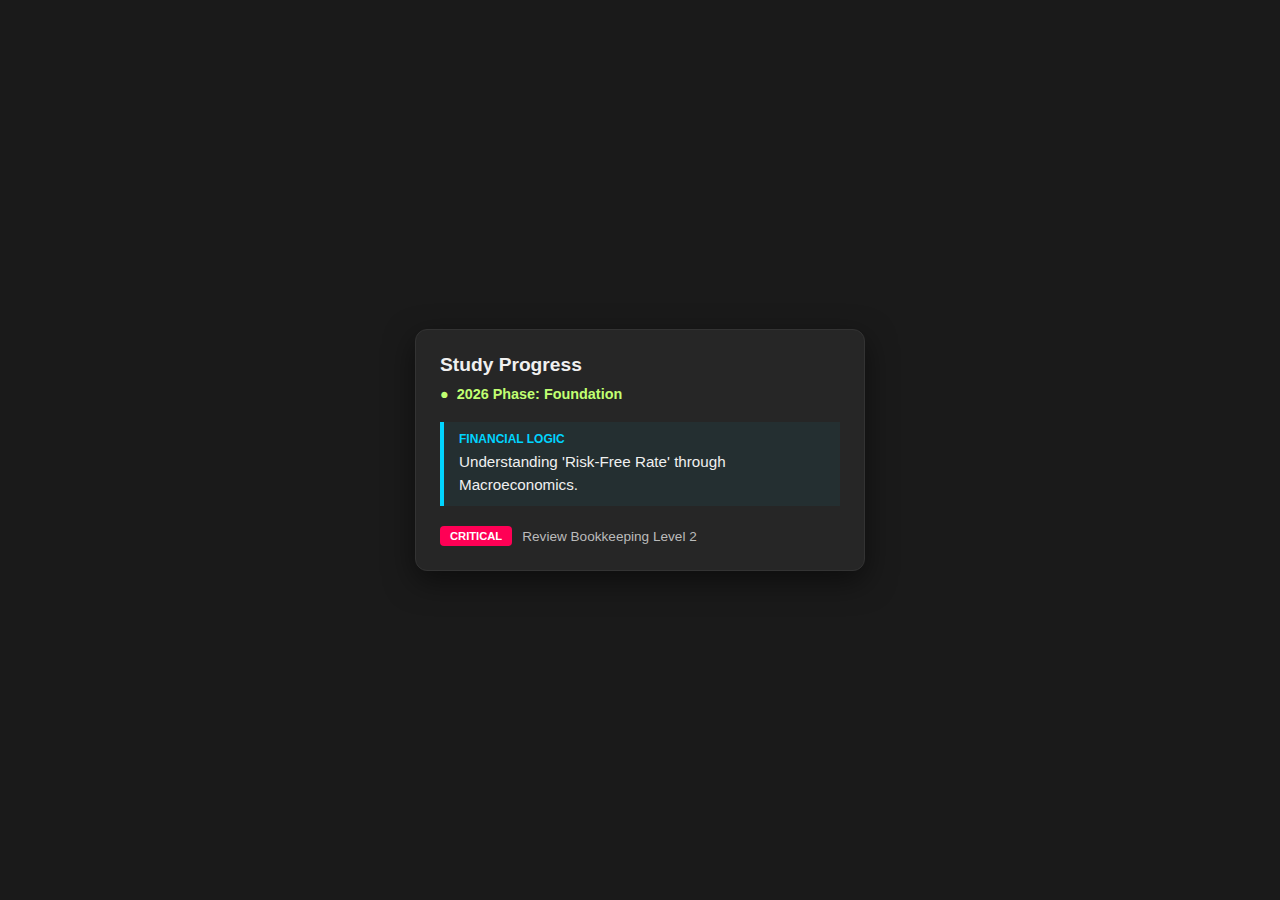
<file: Color_Palette_Confirmation/index.html>
<!DOCTYPE html>
<html lang="ja">
<head>
    <meta charset="UTF-8">
    <meta name="viewport" content="width=device-width, initial-scale=1.0">
    <link rel="stylesheet" href="style.css">
    <title>Study Progress Dashboard</title>
</head>
<body>
    <div class="container">
        <div class="card">
            <h2 class="card-title">Study Progress</h2>
            
            <div class="phase-tag">
                <span class="dot">●</span> 2026 Phase: Foundation
            </div>

            <div class="content-box">
                <p class="category-label">Financial Logic</p>
                <p class="description">Understanding 'Risk-Free Rate' through Macroeconomics.</p>
            </div>

            <div class="status-container">
                <span class="badge-critical">CRITICAL</span>
                <span class="status-text">Review Bookkeeping Level 2</span>
            </div>
        </div>
    </div>
</body>
</html>
</file>
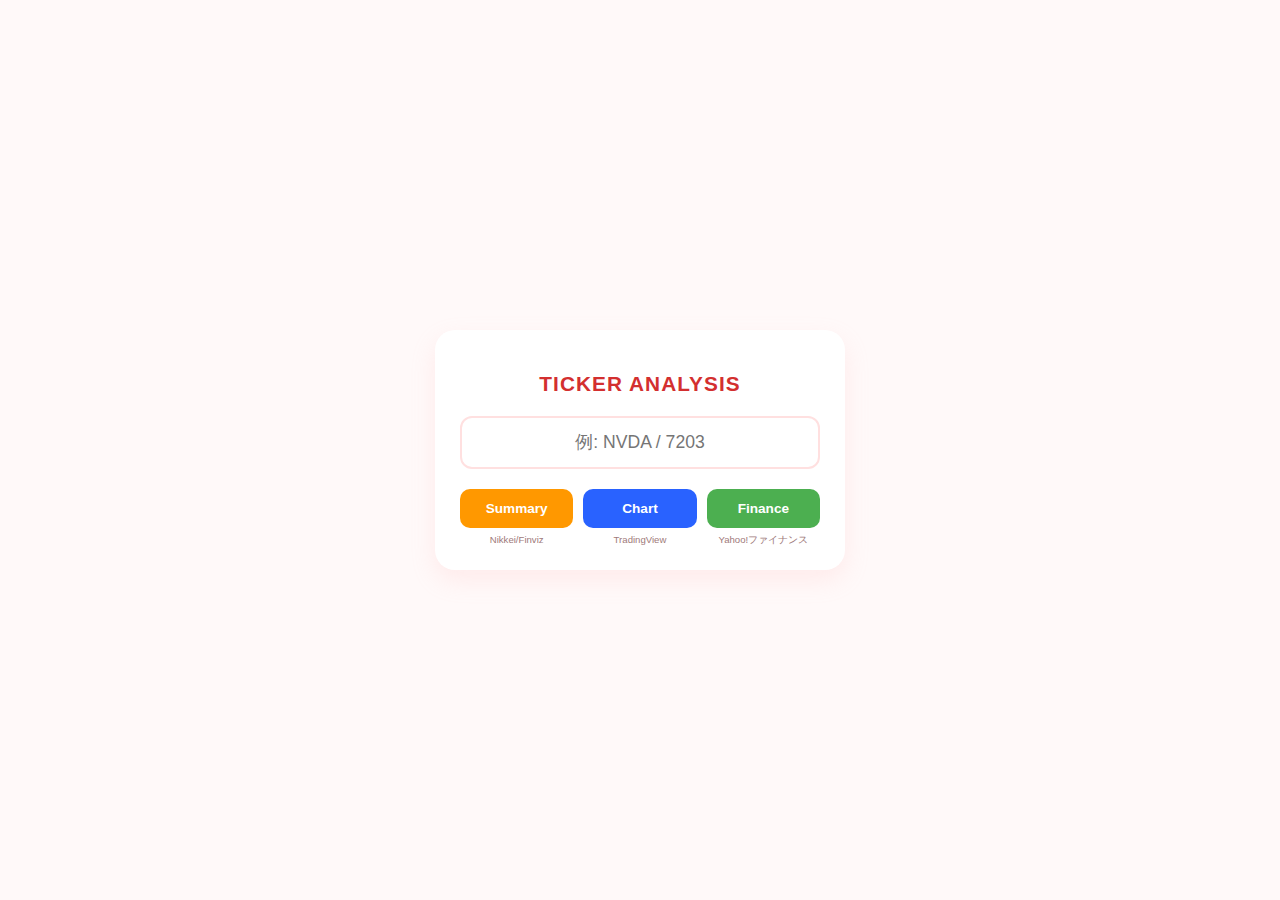
<file: Ticker_Analysis/index.html>
<!DOCTYPE html>
<html lang="ja">
<head>
    <meta charset="UTF-8">
    <meta name="viewport" content="width=device-width, initial-scale=1.0">
    <title>Ticker Analysis v2.2 - Refined</title>
    <link rel="stylesheet" href="style.css">
</head>
<body>

    <div class="container">
        <h2>TICKER ANALYSIS</h2>
        <input type="text" id="ticker" placeholder="例: NVDA / 7203" autocomplete="off">
        
        <div class="btn-group">
            <div class="btn-wrapper">
                <button class="btn-summary" onclick="execute('summary')">Summary</button>
                <div class="btn-desc">Nikkei/Finviz</div>
            </div>
            <div class="btn-wrapper">
                <button class="btn-tv" onclick="execute('tv')">Chart</button>
                <div class="btn-desc">TradingView</div>
            </div>
            <div class="btn-wrapper">
                <button class="btn-finance" onclick="execute('finance')">Finance</button>
                <div class="btn-desc">Yahoo!ファイナンス</div>
            </div>
        </div>
    </div>

    <script src="script.js"></script>
</body>
</html>
</file>
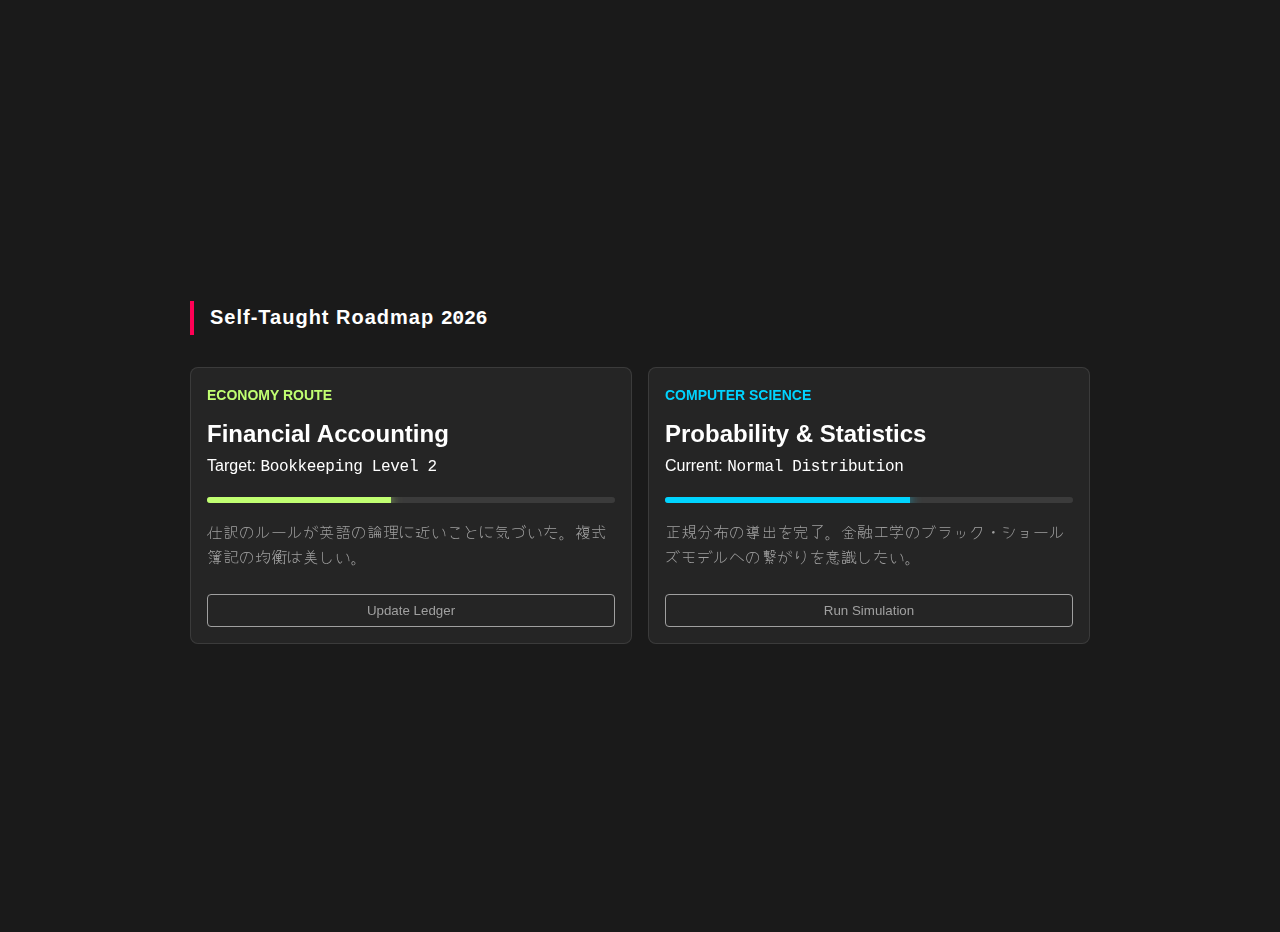
<file: Created_by_Gemini/sample_2/index.html>
<!DOCTYPE html>
<html lang="ja">
<head>
    <meta charset="UTF-8">
    <meta name="viewport" content="width=device-width, initial-scale=1.0">
    <title>Template</title>

    <link rel="preconnect" href="https://fonts.googleapis.com">
    <link rel="preconnect" href="https://fonts.gstatic.com" crossorigin>
    <link href="https://fonts.googleapis.com/css2?family=Yomogi&display=swap" rel="stylesheet">

    <link rel="stylesheet" href="style.css">
</head>
<body>
    <div class="dashboard">
  <header>
    <h1>Self-Taught Roadmap <span class="year tabular-nums">2026</span></h1>
  </header>

  <div class="grid">
    <article class="card economy">
      <div class="tag">Economy Route</div>
      <h2 class="title-en">Financial Accounting</h2>
      <div class="status-group">
        <span class="status-label">Target:</span>
        <span class="number tabular-nums">Bookkeeping Level 2</span>
      </div>
      <div class="progress-bar">
        <div class="progress" style="width: 45%;"></div>
      </div>
      <p class="memo">仕訳のルールが英語の論理に近いことに気づいた。複式簿記の均衡は美しい。</p>
      <button class="btn">Update Ledger</button>
    </article>

    <article class="card cs">
      <div class="tag">Computer Science</div>
      <h2 class="title-en">Probability & Statistics</h2>
      <div class="status-group">
        <span class="status-label">Current:</span>
        <span class="number tabular-nums">Normal Distribution</span>
      </div>
      <div class="progress-bar">
        <div class="progress" style="width: 60%;"></div>
      </div>
      <p class="memo">正規分布の導出を完了。金融工学のブラック・ショールズモデルへの繋がりを意識したい。</p>
      <button class="btn">Run Simulation</button>
    </article>
  </div>
</div>
    <script src="script.js"></script>
</body>
</html>
</file>
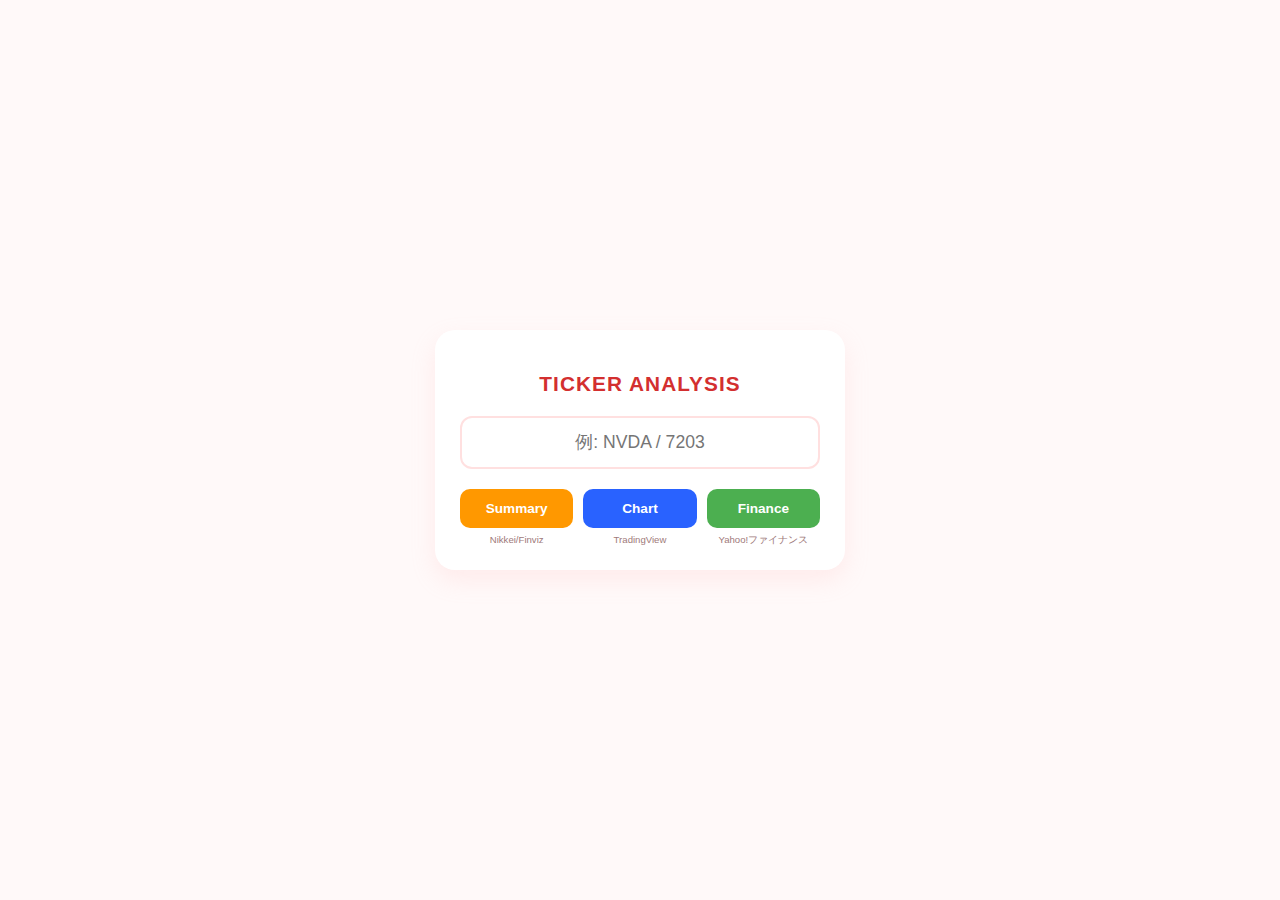
<file: Ticker_Analysis.html>
<!DOCTYPE html>
<html lang="ja">
<head>
    <meta charset="UTF-8">
    <meta name="viewport" content="width=device-width, initial-scale=1.0">
    <title>Ticker Analysis v2.2 - Refined</title>
    
    <style>
        /* =========================================
           1. 色の定義 (Design Tokens)
           ========================================= */
        :root {
            /* ベースカラー：ライチの瑞々しさをイメージ */
            --bg-color: #fff9f9;           /* 全体の背景色（薄いピンク） */
            --container-bg: #ffffff;       /* カードの背景色（白） */
            --border-color: #ffe0e0;       /* 入力欄の枠線 */
            
            /* テキストカラー */
            --text-main: #4a1a1a;          /* メインの文字（濃い茶色） */
            --text-sub: #a07a7a;           /* 補足の文字（薄い茶色） */
            
            /* リンク先ごとのイメージカラー */
            --tv-blue: #2962ff;            /* TradingViewの青 */
            --summary-orange: #ff9800;     /* 分析サイトのオレンジ */
            --finance-green: #4caf50;      /* Yahoo!ファイナンスの緑 */
        }

        /* =========================================
           2. 全体のレイアウト (Global Layout)
           ========================================= */
        body {
            font-family: -apple-system, BlinkMacSystemFont, "Segoe UI", sans-serif;
            margin: 0;
            display: flex;                 /* 子要素を自由に並べる設定 */
            align-items: center;           /* 垂直方向の真ん中 */
            justify-content: center;       /* 水平方向の真ん中 */
            height: 100vh;                 /* 画面の高さ100%分 */
            background-color: var(--bg-color);
        }

        /* メインコンテンツを包むカード */
        .container {
            width: 100%;
            max-width: 360px;              /* スマホでちょうどいい幅 */
            text-align: center;
            padding: 25px;
            background: var(--container-bg);
            border-radius: 20px;           /* 角を丸く */
            box-shadow: 0 10px 25px rgba(255, 180, 180, 0.2); /* 柔らかい赤い影 */
        }

        /* 見出し */
        h2 { 
            font-size: 1.3rem; 
            font-weight: 800; 
            color: #d32f2f; 
            margin-bottom: 20px; 
            letter-spacing: 0.05em; 
        }

        /* =========================================
           3. 入力フォーム (Input Field)
           ========================================= */
        input {
            width: 100%;
            box-sizing: border-box;        /* パディングを含めた幅計算 */
            padding: 14px;
            font-size: 1.1rem;
            border: 2px solid var(--border-color);
            border-radius: 12px;
            margin-bottom: 20px;
            text-align: center;
            outline: none;                 /* クリック時の青枠を消す */
            background-color: #fff;
            color: var(--text-main);
            transition: all 0.2s;          /* 変化を滑らかに */
        }

        /* 入力中（フォーカス時）のスタイル */
        input:focus { 
            border-color: #ff8080; 
            box-shadow: 0 0 8px rgba(255,128,128,0.2); 
        }

        /* =========================================
           4. ボタンエリア (Button Grid)
           ========================================= */
        /* ボタンを3つ並べるグリッド */
        .btn-group {
            display: grid;
            grid-template-columns: repeat(3, 1fr); /* 3列均等並び */
            gap: 10px;                     /* ボタン間の隙間 */
        }

        /* 各ボタンとその下の説明文をセットにする */
        .btn-wrapper {
            display: flex;
            flex-direction: column;        /* 縦に並べる */
            align-items: center;
        }

        /* 共通のボタンスタイル */
        button {
            width: 100%;
            padding: 12px 0;
            font-size: 0.85rem;
            font-weight: 700;
            color: white;
            border: none;
            border-radius: 10px;
            cursor: pointer;
            transition: transform 0.1s, opacity 0.2s;
        }

        /* 押した時の「凹む」演出 */
        button:active { 
            transform: scale(0.95); 
            opacity: 0.8; 
        }

        /* 各ボタンの色分け */
        .btn-summary { background-color: var(--summary-orange); }
        .btn-tv { background-color: var(--tv-blue); }
        .btn-finance { background-color: var(--finance-green); }

        /* ボタン下の補足説明 */
        .btn-desc {
            margin-top: 6px;
            font-size: 0.6rem;
            line-height: 1.2;
            color: var(--text-sub);
            font-weight: 500;
        }
    </style>
</head>
<body>

    <div class="container">
        <h2>TICKER ANALYSIS</h2>
        <input type="text" id="ticker" placeholder="例: NVDA / 7203" autocomplete="off">
        
        <div class="btn-group">
            <div class="btn-wrapper">
                <button class="btn-summary" onclick="execute('summary')">Summary</button>
                <div class="btn-desc">Nikkei/Finviz</div>
            </div>
            <div class="btn-wrapper">
                <button class="btn-tv" onclick="execute('tv')">Chart</button>
                <div class="btn-desc">TradingView</div>
            </div>
            <div class="btn-wrapper">
                <button class="btn-finance" onclick="execute('finance')">Finance</button>
                <div class="btn-desc">Yahoo!ファイナンス</div>
            </div>
        </div>
    </div>

    <script>
        function execute(type) {
            // 入力された文字をバケツ(val)に入れる。trim()で余計な空白を削除
            const val = document.getElementById('ticker').value.trim();
            if (!val) return; // 空っぽなら何もしない

            // 日本株かどうかの判定 (数字4桁 または 3桁+英字)
            const isJapan = /^\d{4}$/.test(val) || /^\d{3}[A-Z]$/i.test(val);
            const code = val.toUpperCase(); // 全文字を大文字にする
            let url = "";

            // 条件分岐：日本株の場合
            if (isJapan) {
                if (type === 'summary') url = `https://www.nikkei.com/nkd/company/?scode=${code}`;
                if (type === 'tv') url = `https://jp.tradingview.com/chart/?symbol=TSE:${code}`;
                if (type === 'finance') url = `https://finance.yahoo.co.jp/quote/${code}.T`;
            } 
            // 条件分岐：米国株などの場合
            else {
                if (type === 'summary') url = `https://finviz.com/quote.ashx?t=${code}`;
                if (type === 'tv') url = `https://jp.tradingview.com/chart/?symbol=${code}`;
                if (type === 'finance') url = `https://finance.yahoo.co.jp/quote/${code}`;
            }

            // 作成したURLを新しいタブで開く
            if (url) window.open(url, '_blank');
        }
    </script>
</body>
</html>
</file>
<file: Color_Palette_Confirmation/style.css>
/* 全体の背景設定 */
body {
    background-color: #1a1a1a;
    color: #f0f0f0;
    font-family: -apple-system, BlinkMacSystemFont, "Segoe UI", Roboto, sans-serif;
    margin: 0;
    display: flex;
    justify-content: center;
    align-items: center;
    min-height: 100vh;
}

/* カード本体 */
.card {
    background-color: #262626;
    border-radius: 12px;
    padding: 24px;
    width: 100%;
    max-width: 400px;
    box-shadow: 0 10px 30px rgba(0, 0, 0, 0.5);
    border: 1px solid #333;
}

.card-title {
    margin: 0 0 10px 0;
    font-size: 1.2em;
}

/* フェーズ情報 */
.phase-tag {
    color: #c1ff72;
    font-size: 0.9em;
    font-weight: bold;
    margin-bottom: 20px;
}

.dot {
    margin-right: 4px;
}

/* コンテンツエリア（青い左線のボックス） */
.content-box {
    border-left: 4px solid #00d4ff;
    padding: 10px 15px;
    margin-bottom: 20px;
    background: rgba(0, 212, 255, 0.05);
}

.category-label {
    color: #00d4ff;
    font-size: 0.75em;
    font-weight: bold;
    text-transform: uppercase;
    margin: 0;
}

.description {
    margin: 5px 0 0 0;
    font-size: 0.95em;
    line-height: 1.5;
}

/* ステータスエリア */
.status-container {
    display: flex;
    align-items: center;
    gap: 10px;
}

.badge-critical {
    background-color: #ff0055;
    color: white;
    padding: 4px 10px;
    border-radius: 4px;
    font-size: 0.7em;
    font-weight: bold;
}

.status-text {
    font-size: 0.85em;
    color: #bbb;
}
</file>
<file: Ticker_Analysis/style.css>
/* =========================================
    1. 色の定義 (Design Tokens)
    ========================================= */
:root {
      /* ベースカラー：ライチの瑞々しさをイメージ */
      --bg-color: #fff9f9;
      /* 全体の背景色（薄いピンク） */
      --container-bg: #ffffff;
      /* カードの背景色（白） */
      --border-color: #ffe0e0;
      /* 入力欄の枠線 */

      /* テキストカラー */
      --text-main: #4a1a1a;
      /* メインの文字（濃い茶色） */
      --text-sub: #a07a7a;
      /* 補足の文字（薄い茶色） */

      /* リンク先ごとのイメージカラー */
      --tv-blue: #2962ff;
      /* TradingViewの青 */
      --summary-orange: #ff9800;
      /* 分析サイトのオレンジ */
      --finance-green: #4caf50;
      /* Yahoo!ファイナンスの緑 */
  }

/* =========================================
    2. 全体のレイアウト (Global Layout)
    ========================================= */
  body {
      font-family: -apple-system, BlinkMacSystemFont, "Segoe UI", sans-serif;
      margin: 0;
      display: flex;
      /* 子要素を自由に並べる設定 */
      align-items: center;
      /* 垂直方向の真ん中 */
      justify-content: center;
      /* 水平方向の真ん中 */
      height: 100vh;
      /* 画面の高さ100%分 */
      background-color: var(--bg-color);
  }

  /* メインコンテンツを包むカード */
  .container {
      width: 100%;
      max-width: 360px;
      /* スマホでちょうどいい幅 */
      text-align: center;
      padding: 25px;
      background: var(--container-bg);
      border-radius: 20px;
      /* 角を丸く */
      box-shadow: 0 10px 25px rgba(255, 180, 180, 0.2);
      /* 柔らかい赤い影 */
  }

  /* 見出し */
  h2 {
      font-size: 1.3rem;
      font-weight: 800;
      color: #d32f2f;
      margin-bottom: 20px;
      letter-spacing: 0.05em;
  }

/* =========================================
    3. 入力フォーム (Input Field)
    ========================================= */
input {
      width: 100%;
      box-sizing: border-box;
      /* パディングを含めた幅計算 */
      padding: 14px;
      font-size: 1.1rem;
      border: 2px solid var(--border-color);
      border-radius: 12px;
      margin-bottom: 20px;
      text-align: center;
      outline: none;
      /* クリック時の青枠を消す */
      background-color: #fff;
      color: var(--text-main);
      transition: all 0.2s;
      /* 変化を滑らかに */
  }

  /* 入力中（フォーカス時）のスタイル */
  input:focus {
      border-color: #ff8080;
      box-shadow: 0 0 8px rgba(255, 128, 128, 0.2);
  }

/* =========================================
    4. ボタンエリア (Button Grid)
    ========================================= */
  /* ボタンを3つ並べるグリッド */
  .btn-group {
      display: grid;
      grid-template-columns: repeat(3, 1fr);
      /* 3列均等並び */
      gap: 10px;
      /* ボタン間の隙間 */
  }

  /* 各ボタンとその下の説明文をセットにする */
  .btn-wrapper {
      display: flex;
      flex-direction: column;
      /* 縦に並べる */
      align-items: center;
  }

  /* 共通のボタンスタイル */
  button {
      width: 100%;
      padding: 12px 0;
      font-size: 0.85rem;
      font-weight: 700;
      color: white;
      border: none;
      border-radius: 10px;
      cursor: pointer;
      transition: transform 0.1s, opacity 0.2s;
  }

  /* 押した時の「凹む」演出 */
  button:active {
      transform: scale(0.95);
      opacity: 0.8;
  }

  /* 各ボタンの色分け */
  .btn-summary {
      background-color: var(--summary-orange);
  }

  .btn-tv {
      background-color: var(--tv-blue);
  }

  .btn-finance {
      background-color: var(--finance-green);
  }

  /* ボタン下の補足説明 */
  .btn-desc {
      margin-top: 6px;
      font-size: 0.6rem;
      line-height: 1.2;
      color: var(--text-sub);
      font-weight: 500;
  }
</file>
<file: Created_by_Gemini/sample_2/style.css>
:root {
  /* 1. Base Colors */
  --modern-dark: #1a1a1a;
  --modern-light: #f0f0f0;
  --modern-lime: #c1ff72; /* Lime: 経済・成長 */
  --modern-cyan: #00d4ff; /* Cyan: 技術・論理 */
  --modern-pink: #ff0055; /* Pink: 重要・警告 */

  /* 2. Text Colors */
  --text-main: #ffffff;
  --text-muted: #a0a0a0;
  --text-inv: var(--modern-dark);

  /* 3. Gradient (金融工学やTech感を演出) */
  --grad-tech: linear-gradient(135deg, var(--modern-cyan), var(--modern-lime));
  --grad-hot: linear-gradient(135deg, var(--modern-pink), var(--modern-cyan));

  /* 4. Semantic Levels (情報の重要度) */
  --color-primary: var(--modern-cyan);   /* メインの操作（Info） */
  --color-success: var(--modern-lime);   /* 完了・ポジティブ（Eco/Growth） */
  --color-danger: var(--modern-pink);    /* 警告・ネガティブ（Alert） */

  /* 5. Glassmorphism (モダンなUI用) */
  --glass-bg: rgba(255, 255, 255, 0.05);
  --glass-border: rgba(255, 255, 255, 0.1);

  /* --- Typography --- */
  --font-en: 'Inter', sans-serif;          /* 英語・メイン用 */
  --font-ja: "Hiragino Sans", "Meiryo", sans-serif; /* 日本語用 */
  --font-code: 'JetBrains Mono', monospace; /* 数値・プログラミング用 */
  --font-yomogi: 'Yomogi', cursive;       /* 和風フォント */

  --font-main: var(--font-en), var(--font-ja);

  --fs-base: 1rem;       /* 16px */
  --fs-sm: 0.875rem;     /* 14px */
  --fs-lg: 1.25rem;      /* 20px */

  /* --- Spacing (8px単位の倍数にすると綺麗) --- */
  --space-1: 0.25rem; /* 4px */
  --space-2: 0.5rem;  /* 8px */
  --space-4: 1rem;    /* 16px */

  /* --- Radius --- */
  --radius-sm: 4px;
  --radius-md: 8px;

  /* --- Animation --- */
  --transition-base: all 0.2s ease;
}

/* 基本のフォント */
body {
  font-family: var(--font-main);
  background-color: var(--modern-dark);
  color: var(--text-main);
  line-height: 1.6;
  /* 英語のレンダリングを綺麗にする */
  -webkit-font-smoothing: antialiased;
  -moz-osx-font-smoothing: grayscale;
  text-rendering: optimizeLegibility;
}

/* 計算結果やコード（金融・統計用） */
code, .number, .calc-output {
  font-family: var(--font-code);
  font-weight: 500;
}

/* 数字専用のクラス：桁を揃え、可読性を最大化 */
.tabular-nums {
  font-family: var(--font-code);
  font-variant-numeric: tabular-nums; /* 数字の幅を一定にする */
  letter-spacing: -0.02em;
}

/* ちょっとしたメモ */
.memo {
  font-family: var(--font-yomogi);
  color: var(--text-muted);
}
/* --- レイアウト設計 --- */
body {
  margin: 0;
  display: flex;
  justify-content: center;
  align-items: center;
  min-height: 100vh;
  padding: var(--space-4);
}

.dashboard {
  width: 100%;
  max-width: 900px;
}

h1 {
  font-size: var(--fs-lg);
  border-left: 4px solid var(--modern-pink);
  padding-left: var(--space-4);
  margin-bottom: calc(var(--space-4) * 2);
  letter-spacing: 0.05em;
}

.grid {
  display: grid;
  grid-template-columns: repeat(auto-fit, minmax(300px, 1fr));
  gap: var(--space-4);
}

/* --- カードコンポーネント --- */
.card {
  background: var(--glass-bg);
  border: 1px solid var(--glass-border);
  border-radius: var(--radius-md);
  padding: var(--space-4);
  transition: var(--transition-base);
  backdrop-filter: blur(8px);
}

.card:hover {
  transform: translateY(-4px);
  border-color: rgba(255, 255, 255, 0.2);
}

.tag {
  font-size: var(--fs-sm);
  font-weight: bold;
  text-transform: uppercase;
  margin-bottom: var(--space-2);
}

.title-en {
  margin: 0;
  font-weight: 600;
  color: var(--text-main);
}

/* --- 進捗バー --- */
.progress-bar {
  background: rgba(255, 255, 255, 0.1);
  height: 6px;
  border-radius: var(--radius-sm);
  margin: var(--space-4) 0;
  overflow: hidden;
}

.progress {
  height: 100%;
  transition: width 0.8s ease-in-out;
}

/* --- 各ルートの色分け --- */
.economy .tag { color: var(--modern-lime); }
.economy .progress { background: var(--modern-lime); box-shadow: 0 0 12px var(--modern-lime); }

.cs .tag { color: var(--modern-cyan); }
.cs .progress { background: var(--modern-cyan); box-shadow: 0 0 12px var(--modern-cyan); }

/* --- ボタン --- */
.btn {
  background: transparent;
  border: 1px solid var(--text-muted);
  color: var(--text-muted);
  font-family: var(--font-en);
  padding: var(--space-2) var(--space-4);
  border-radius: var(--radius-sm);
  cursor: pointer;
  width: 100%;
  transition: var(--transition-base);
  margin-top: var(--space-2);
}

.btn:hover {
  border-color: var(--text-main);
  color: var(--text-main);
  background: rgba(255, 255, 255, 0.05);
}
</file>
